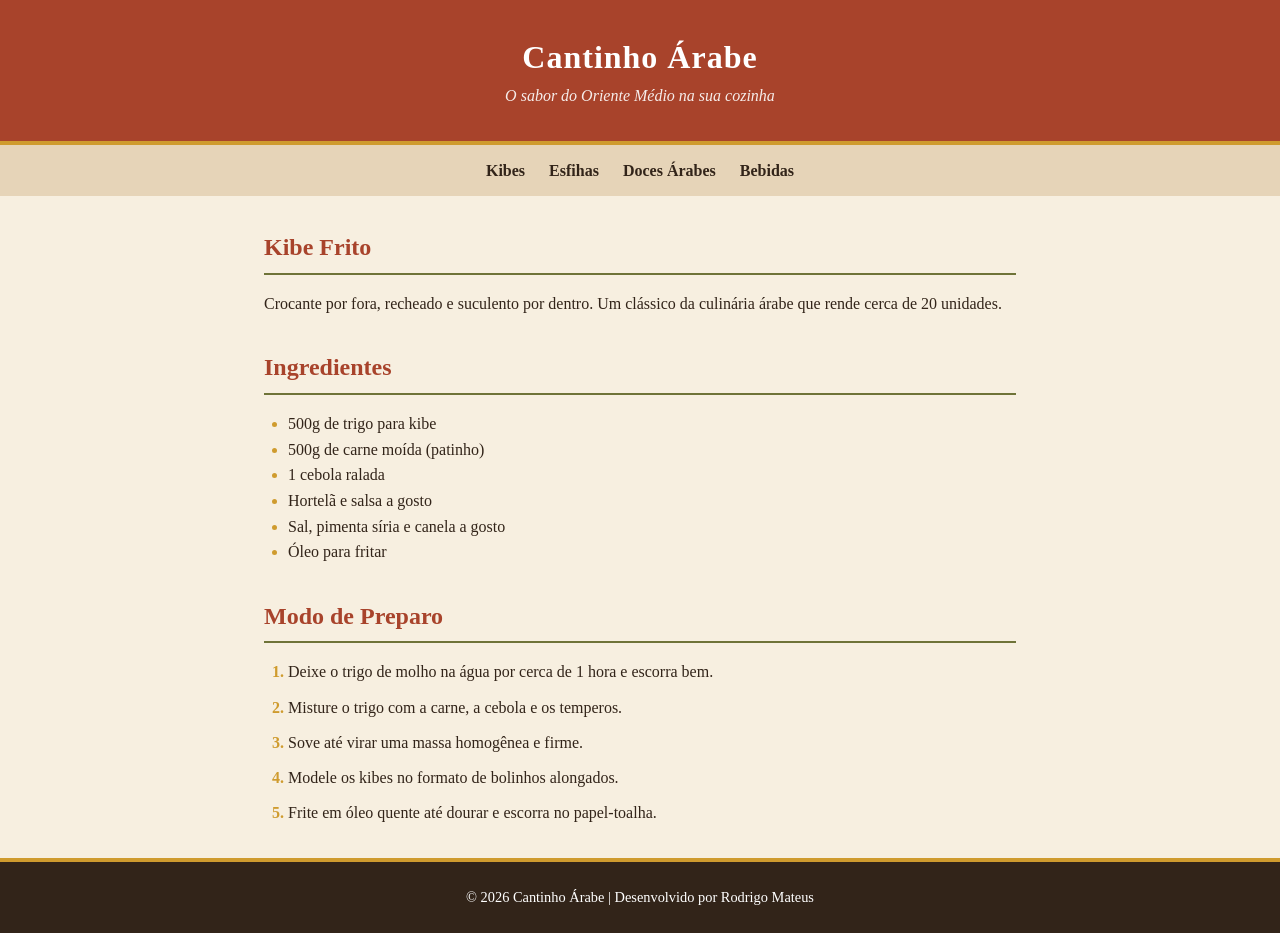
<file: frontend-1/pratica-1/index.html>
<!DOCTYPE html>
<html lang="pt-br">
<head>
    <meta charset="UTF-8">
    <meta http-equiv="X-UA-Compatible" content="IE=edge">
    <meta name="viewport" content="width=device-width, initial-scale=1.0">
    <link rel="stylesheet" href="style.css">
        <title>Cantinho Árabe - Receita de Kibe Frito</title>
<body>
 
      <!--Cabeçalho do site -->
    <header>
        <h1>Cantinho Árabe</h1>
        <p>O sabor do Oriente Médio na sua cozinha</p>
    </header>
 
    <!-- navegação por categorias da cozinha árabe. -->
    <nav>
        <ul>
            <li><a href="#">Kibes</a></li>
            <li><a href="#">Esfihas</a></li>
            <li><a href="#">Doces Árabes</a></li>
            <li><a href="#">Bebidas</a></li>
        </ul>
    </nav>
 
    <!-- o conteúdo principal e único da página. Lembrando que o professor disse em aula que só pode haver UM <main>. -->
    <main>
 
        <!-- a receita inteira, que faz sentido sozinha. -->
        <article>
 
            <section>
                <h2>Kibe Frito</h2>
                <p>
                    Crocante por fora, recheado e suculento por dentro. Um
                    clássico da culinária árabe que rende cerca de 20 unidades.
                </p>
            </section>
 
            <!-- a ordem dos ingredientes não importa. -->
            <section>
                <h2>Ingredientes</h2>
                <ul class="ingredientes">
                    <li>500g de trigo para kibe</li>
                    <li>500g de carne moída (patinho)</li>
                    <li>1 cebola ralada</li>
                    <li>Hortelã e salsa a gosto</li>
                    <li>Sal, pimenta síria e canela a gosto</li>
                    <li>Óleo para fritar</li>
                </ul>
            </section>
 
            <!-- a ordem dos passos. -->
            <section>
                <h2>Modo de Preparo</h2>
                <ol class="preparo">
                    <li>Deixe o trigo de molho na água por cerca de 1 hora e escorra bem.</li>
                    <li>Misture o trigo com a carne, a cebola e os temperos.</li>
                    <li>Sove até virar uma massa homogênea e firme.</li>
                    <li>Modele os kibes no formato de bolinhos alongados.</li>
                    <li>Frite em óleo quente até dourar e escorra no papel-toalha.</li>
                </ol>
            </section>
 
        </article>
 
    </main>
 
    <!-- Rodapé com créditos, autoria e ano. -->
    <footer>
        <p>&copy; 2026 Cantinho Árabe | Desenvolvido por Rodrigo Mateus</p>
    </footer>
 
</body>
</html>
</file>
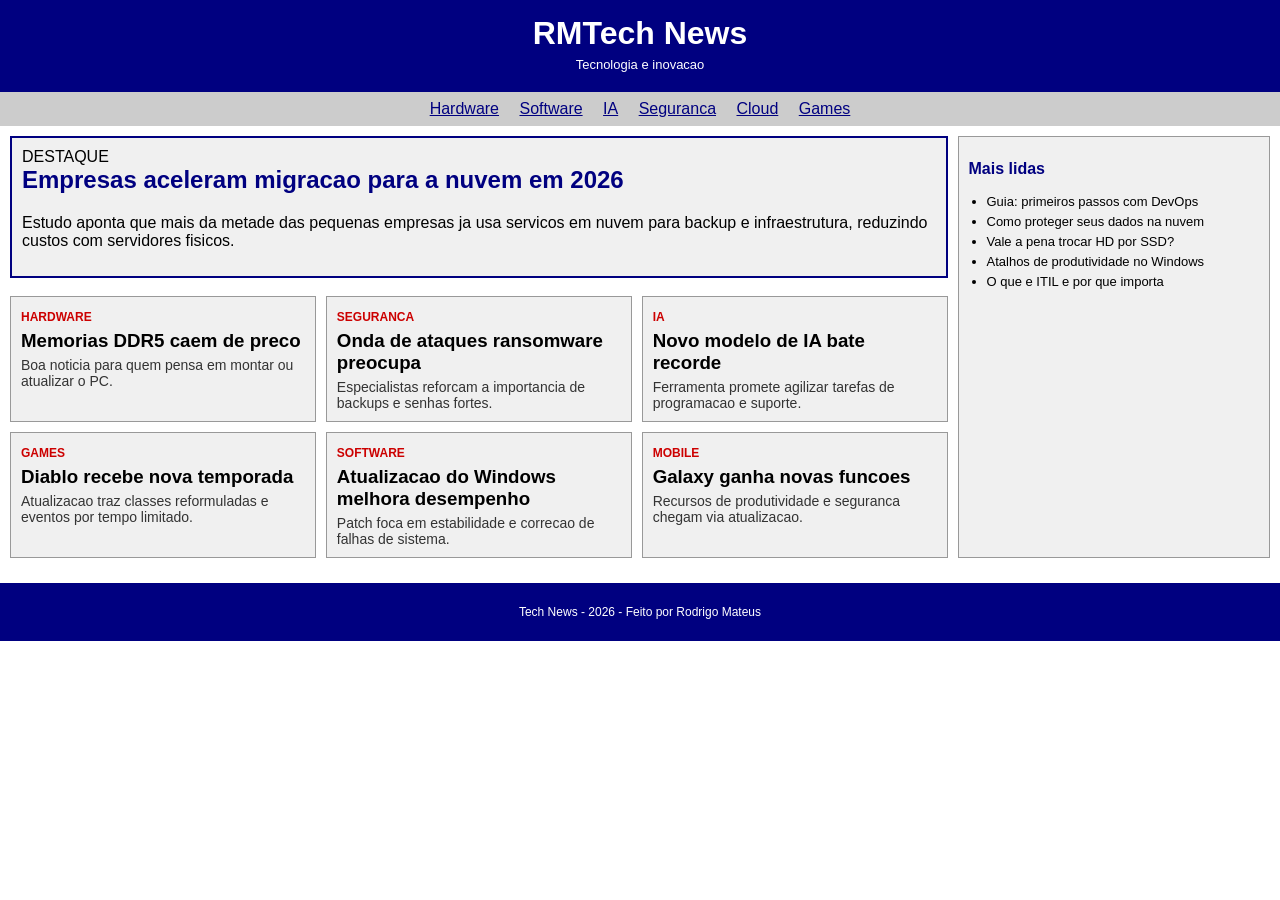
<file: frontend-1/pratica-2/index.html>
<!DOCTYPE html>
<html lang="pt-br">
<head>
    <meta charset="UTF-8">
    <meta http-equiv="X-UA-Compatible" content="IE=edge">
    <meta name="viewport" content="width=device-width, initial-scale=1.0">
    <link rel="stylesheet" href="style.css">
        <title>Portal Tech News </title>
<body>
 
 
<body>
 
    <div id="topo">
        <h1>RMTech News</h1>
        <p>Tecnologia e inovacao</p>
    </div>
 
    <div id="menu">
        <a href="#">Hardware</a>
        <a href="#">Software</a>
        <a href="#">IA</a>
        <a href="#">Seguranca</a>
        <a href="#">Cloud</a>
        <a href="#">Games</a>
    </div>
 
    <div class="conteudo">
 
        <main>
 
            <div class="destaque">
                <span class="cat">DESTAQUE</span>
                <h2>Empresas aceleram migracao para a nuvem em 2026</h2>
                <p>Estudo aponta que mais da metade das pequenas empresas ja usa
                   servicos em nuvem para backup e infraestrutura, reduzindo custos
                   com servidores fisicos.</p>
            </div>
 
            <br>
 
            <div class="noticias">
                <div class="caixa">
                    <span class="cat">HARDWARE</span>
                    <h3>Memorias DDR5 caem de preco</h3>
                    <p>Boa noticia para quem pensa em montar ou atualizar o PC.</p>
                </div>
                <div class="caixa">
                    <span class="cat">SEGURANCA</span>
                    <h3>Onda de ataques ransomware preocupa</h3>
                    <p>Especialistas reforcam a importancia de backups e senhas fortes.</p>
                </div>
                <div class="caixa">
                    <span class="cat">IA</span>
                    <h3>Novo modelo de IA bate recorde</h3>
                    <p>Ferramenta promete agilizar tarefas de programacao e suporte.</p>
                </div>
                <div class="caixa">
                    <span class="cat">GAMES</span>
                    <h3>Diablo recebe nova temporada</h3>
                    <p>Atualizacao traz classes reformuladas e eventos por tempo limitado.</p>
                </div>
                <div class="caixa">
                    <span class="cat">SOFTWARE</span>
                    <h3>Atualizacao do Windows melhora desempenho</h3>
                    <p>Patch foca em estabilidade e correcao de falhas de sistema.</p>
                </div>
                <div class="caixa">
                    <span class="cat">MOBILE</span>
                    <h3>Galaxy ganha novas funcoes</h3>
                    <p>Recursos de produtividade e seguranca chegam via atualizacao.</p>
                </div>
            </div>
 
        </main>
 
        <div class="lateral">
            <h2>Mais lidas</h2>
            <ul>
                <li>Guia: primeiros passos com DevOps</li>
                <li>Como proteger seus dados na nuvem</li>
                <li>Vale a pena trocar HD por SSD?</li>
                <li>Atalhos de produtividade no Windows</li>
                <li>O que e ITIL e por que importa</li>
            </ul>
        </div>
 
    </div>
 
    <div id="rodape">
        <p>Tech News - 2026 - Feito por Rodrigo Mateus</p>
    </div>
 
</body>
</html>
</file>
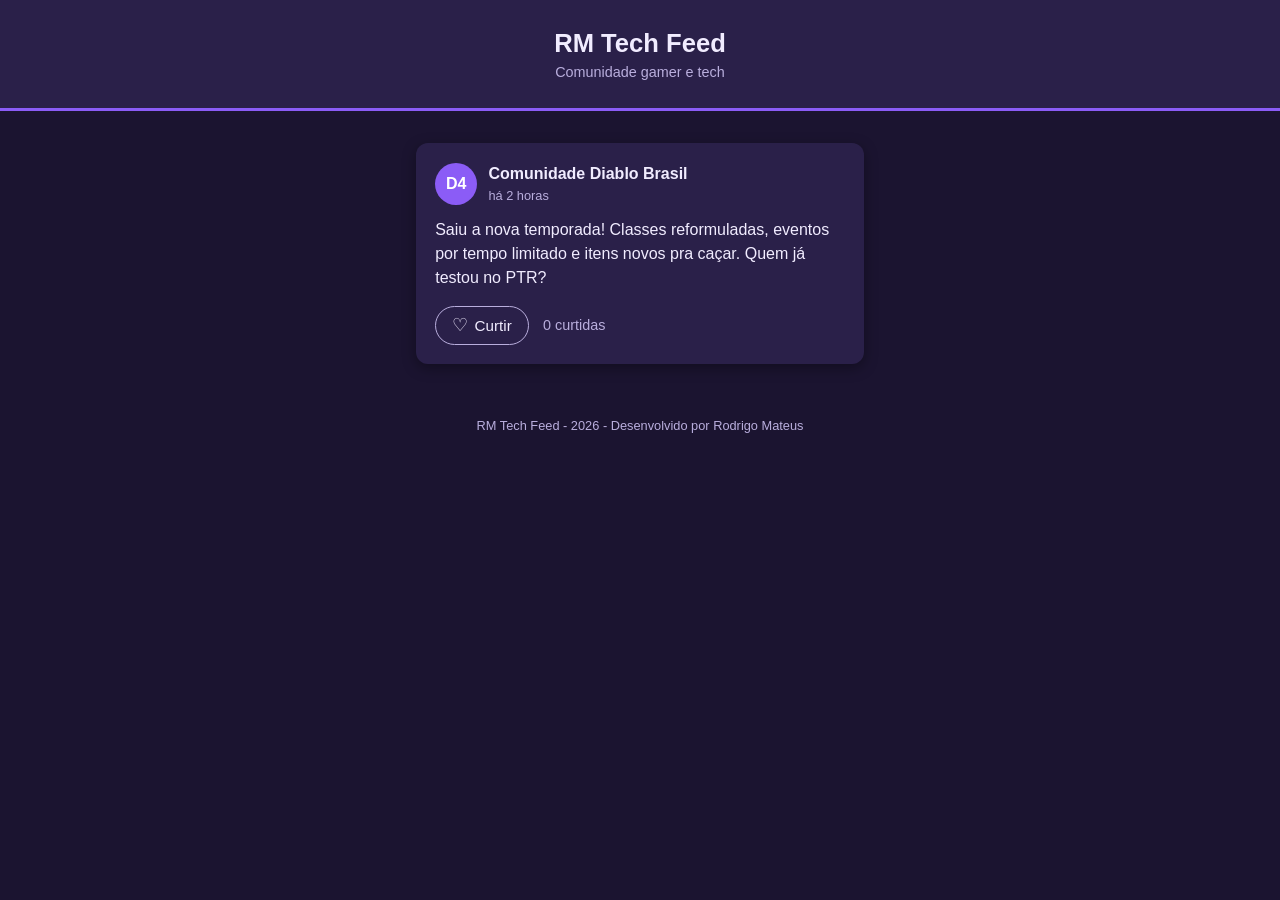
<file: frontend-1/pratica-3/index.html>
<!DOCTYPE html>
<html lang="pt-br">
<head>
    <meta charset="UTF-8">
    <meta http-equiv="X-UA-Compatible" content="IE=edge">
    <meta name="viewport" content="width=device-width, initial-scale=1.0">
    <link rel="stylesheet" href="style.css">
    <title>RM Tech Feed - Curtidas</title>
</head>
<body>

    <header>
        <h1>RM Tech Feed</h1>
        <p>Comunidade gamer e tech</p>
    </header>

    <main>

        <!-- Card de post, como um feed de rede social -->
        <article class="post">

            <div class="post-cabecalho">
                <div class="avatar">D4</div>
                <div>
                    <strong>Comunidade Diablo Brasil</strong>
                    <p class="post-data">há 2 horas</p>
                </div>
            </div>

            <p class="post-texto">
                Saiu a nova temporada! Classes reformuladas, eventos por tempo
                limitado e itens novos pra caçar. Quem já testou no PTR?
            </p>

            <div class="post-acoes">
                <!-- botão de curtir, sem recarregar a página -->
                <button id="btnCurtir" class="btn-curtir" type="button">
                    <span id="icone" class="icone">&#9825;</span>
                    <span id="textoBotao">Curtir</span>
                </button>
                <span id="contador" class="contador">0 curtidas</span>
            </div>

        </article>

    </main>

    <footer>
        <p>RM Tech Feed - 2026 - Desenvolvido por Rodrigo Mateus</p>
    </footer>

    <script src="script.js"></script>
</body>
</html>
</file>
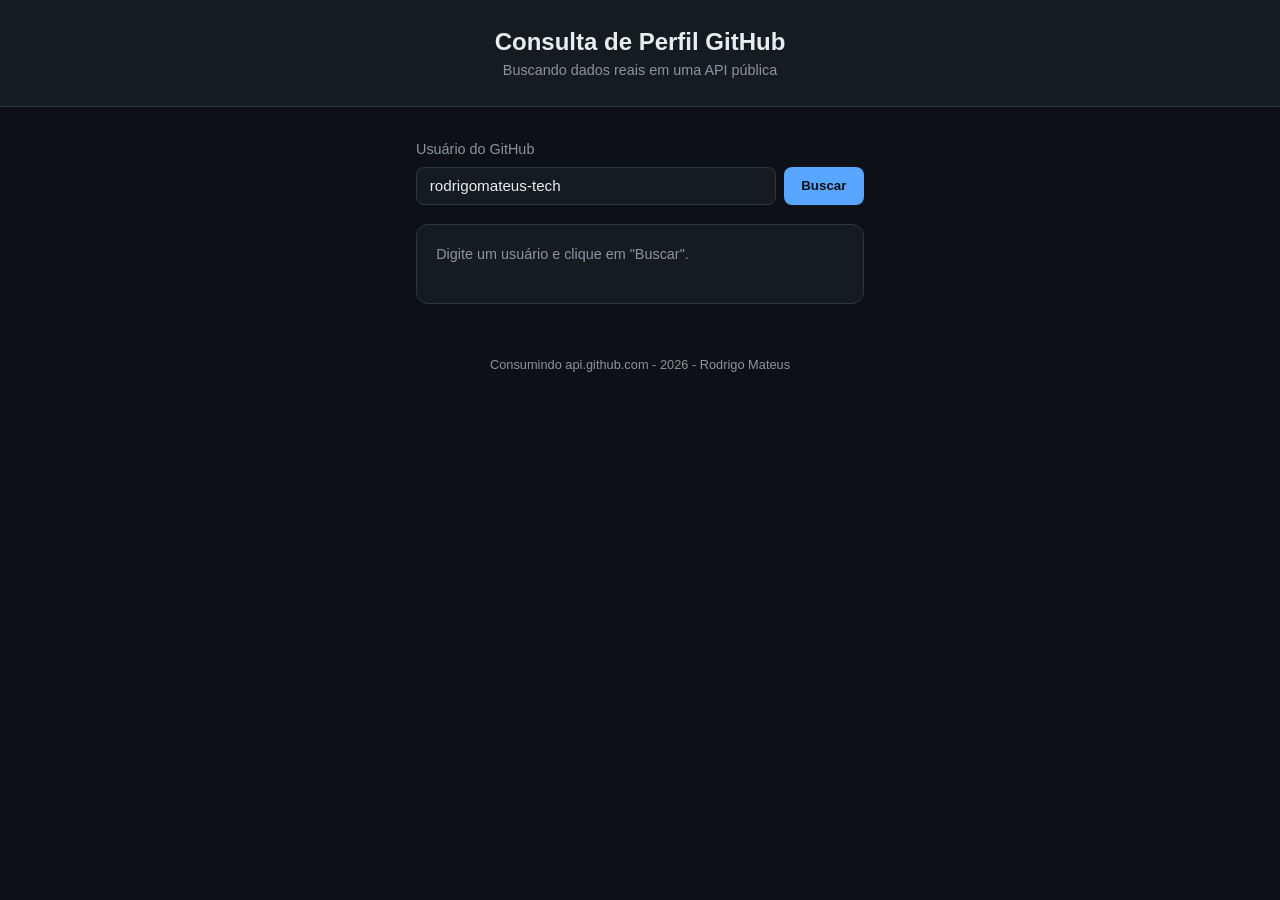
<file: frontend-1/pratica-4/index.html>
<!DOCTYPE html>
<html lang="pt-br">
<head>
    <meta charset="UTF-8">
    <meta http-equiv="X-UA-Compatible" content="IE=edge">
    <meta name="viewport" content="width=device-width, initial-scale=1.0">
    <link rel="stylesheet" href="style.css">
    <title>Consulta de Perfil GitHub</title>
</head>
<body>

    <header>
        <h1>Consulta de Perfil GitHub</h1>
        <p>Buscando dados reais em uma API pública</p>
    </header>

    <main>

        <section class="busca">
            <label for="usuario">Usuário do GitHub</label>
            <div class="campo-busca">
                <input type="text" id="usuario" value="rodrigomateus-tech" autocomplete="off">
                <button id="btnBuscar" type="button">Buscar</button>
            </div>
        </section>

        <section id="resultado" class="resultado">
            <p class="mensagem">Digite um usuário e clique em "Buscar".</p>
        </section>

    </main>

    <footer>
        <p>Consumindo api.github.com - 2026 - Rodrigo Mateus</p>
    </footer>

    <script src="script.js"></script>
</body>
</html>
</file>
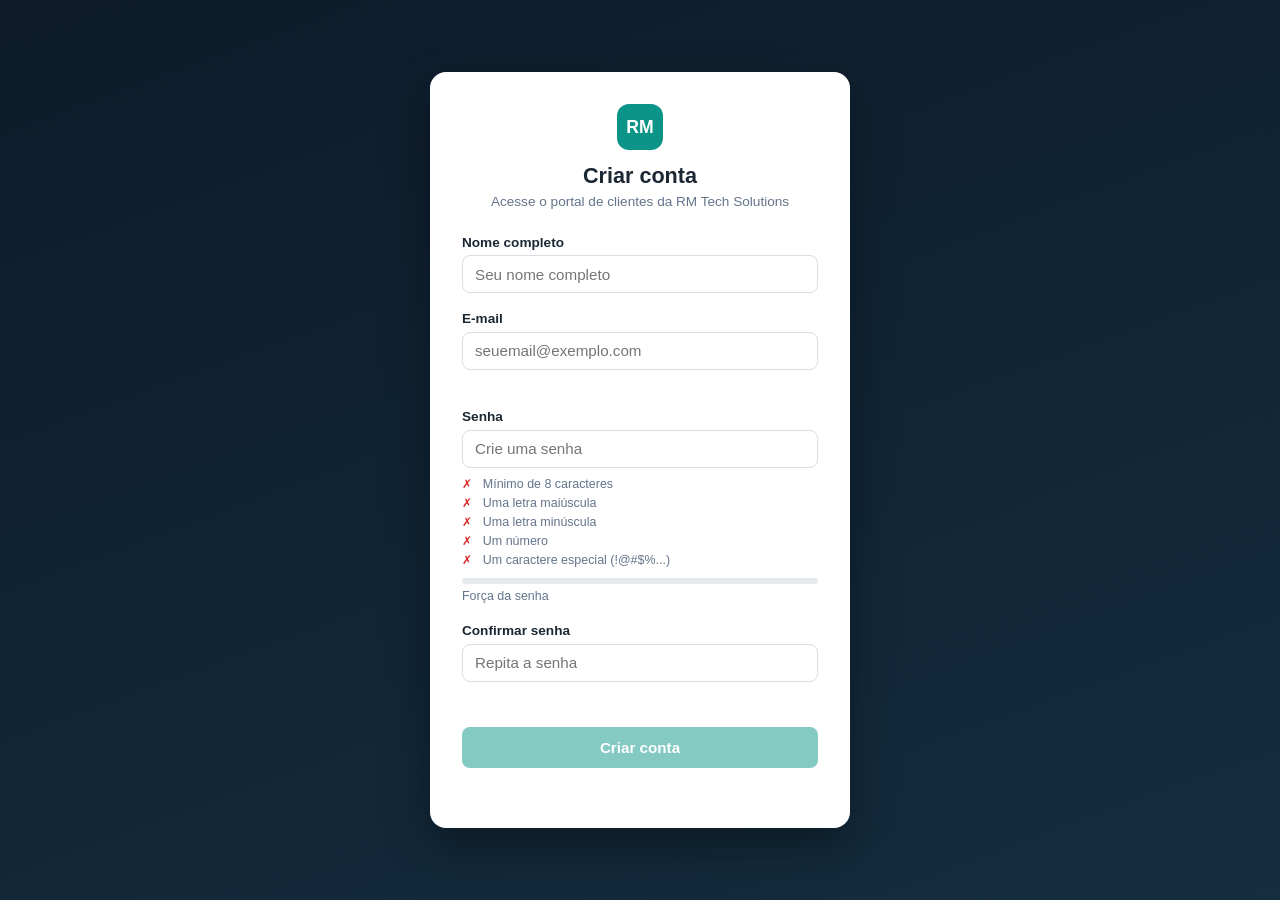
<file: frontend-1/pratica-5/index.html>
<!DOCTYPE html>
<html lang="pt-br">
<head>
    <meta charset="UTF-8">
    <meta http-equiv="X-UA-Compatible" content="IE=edge">
    <meta name="viewport" content="width=device-width, initial-scale=1.0">
    <link rel="stylesheet" href="style.css">
    <title>RM Tech Solutions - Criar Conta</title>
</head>
<body>

    <main class="pagina">
        <div class="cartao">

            <div class="cabecalho-cartao">
                <div class="logo">RM</div>
                <h1>Criar conta</h1>
                <p>Acesse o portal de clientes da RM Tech Solutions</p>
            </div>

            <form id="formCadastro" novalidate>

                <div class="campo">
                    <label for="nome">Nome completo</label>
                    <input type="text" id="nome" name="nome" placeholder="Seu nome completo" autocomplete="name">
                </div>

                <div class="campo">
                    <label for="email">E-mail</label>
                    <input type="text" id="email" name="email" placeholder="seuemail@exemplo.com" autocomplete="email">
                    <p class="mensagem" id="msgEmail"></p>
                </div>

                <div class="campo">
                    <label for="senha">Senha</label>
                    <input type="password" id="senha" name="senha" placeholder="Crie uma senha" autocomplete="new-password">

                    <ul class="checklist" id="checklistSenha">
                        <li id="reqTamanho">Mínimo de 8 caracteres</li>
                        <li id="reqMaiuscula">Uma letra maiúscula</li>
                        <li id="reqMinuscula">Uma letra minúscula</li>
                        <li id="reqNumero">Um número</li>
                        <li id="reqEspecial">Um caractere especial (!@#$%...)</li>
                    </ul>

                    <div class="forca-container">
                        <div class="forca-barra" id="forcaBarra"></div>
                    </div>
                    <p class="mensagem" id="msgForca">Força da senha</p>
                </div>

                <div class="campo">
                    <label for="confirmarSenha">Confirmar senha</label>
                    <input type="password" id="confirmarSenha" name="confirmarSenha" placeholder="Repita a senha" autocomplete="new-password">
                    <p class="mensagem" id="msgConfirmar"></p>
                </div>

                <button type="submit" id="btnCadastrar" disabled>Criar conta</button>

                <p class="sucesso" id="msgSucesso"></p>

            </form>

        </div>
    </main>

    <script src="script.js"></script>
</body>
</html>
</file>
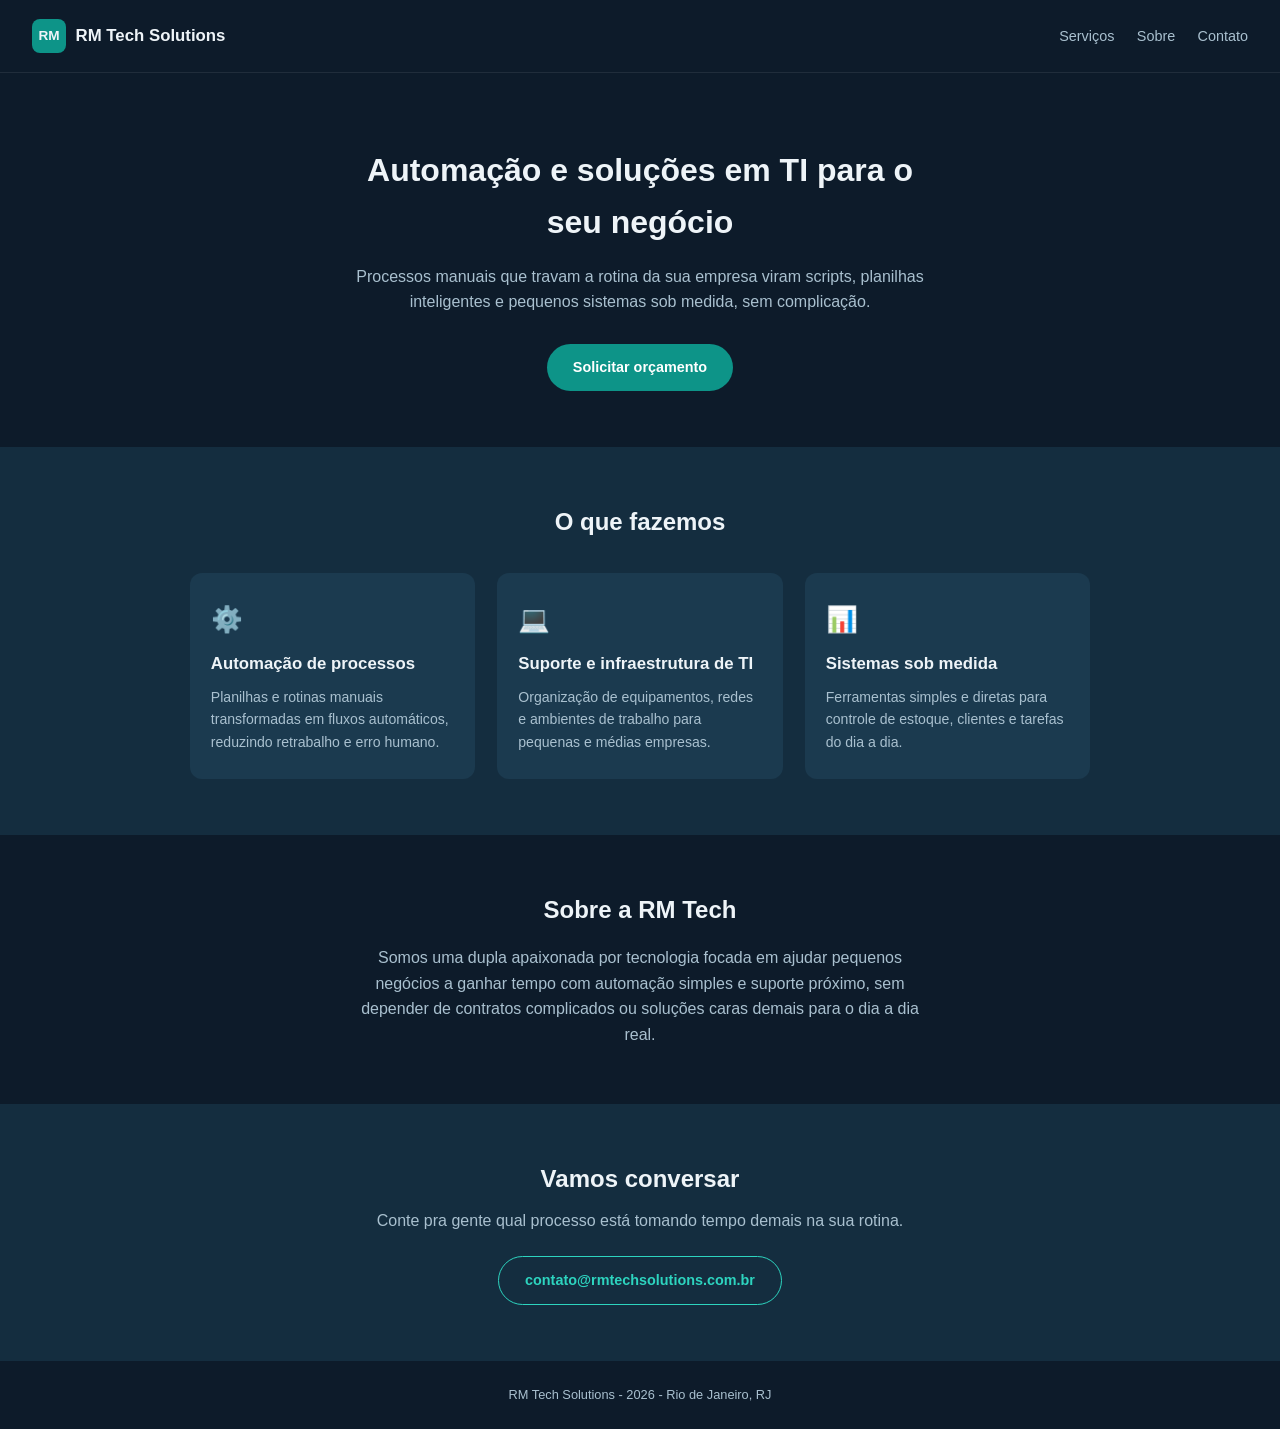
<file: frontend-1/pratica-6/index.html>
<!DOCTYPE html>
<html lang="pt-br">
<head>
    <meta charset="UTF-8">
    <meta http-equiv="X-UA-Compatible" content="IE=edge">
    <meta name="viewport" content="width=device-width, initial-scale=1.0">
    <link rel="stylesheet" href="style.css">
    <title>RM Tech Solutions - Automação e Soluções em TI</title>
</head>
<body>

    <header class="topo">
        <div class="marca">
            <span class="logo">RM</span>
            <span class="nome-marca">RM Tech Solutions</span>
        </div>
        <nav>
            <a href="#servicos">Serviços</a>
            <a href="#sobre">Sobre</a>
            <a href="#contato">Contato</a>
        </nav>
    </header>

    <section class="hero">
        <h1>Automação e soluções em TI para o seu negócio</h1>
        <p>Processos manuais que travam a rotina da sua empresa viram scripts, planilhas
           inteligentes e pequenos sistemas sob medida, sem complicação.</p>
        <a href="#contato" class="botao-cta">Solicitar orçamento</a>
    </section>

    <section id="servicos" class="servicos">
        <h2>O que fazemos</h2>
        <div class="grade-servicos">
            <div class="servico">
                <div class="icone">⚙️</div>
                <h3>Automação de processos</h3>
                <p>Planilhas e rotinas manuais transformadas em fluxos automáticos,
                   reduzindo retrabalho e erro humano.</p>
            </div>
            <div class="servico">
                <div class="icone">💻</div>
                <h3>Suporte e infraestrutura de TI</h3>
                <p>Organização de equipamentos, redes e ambientes de trabalho para
                   pequenas e médias empresas.</p>
            </div>
            <div class="servico">
                <div class="icone">📊</div>
                <h3>Sistemas sob medida</h3>
                <p>Ferramentas simples e diretas para controle de estoque, clientes
                   e tarefas do dia a dia.</p>
            </div>
        </div>
    </section>

    <section id="sobre" class="sobre">
        <h2>Sobre a RM Tech</h2>
        <p>Somos uma dupla apaixonada por tecnologia focada em ajudar pequenos negócios
           a ganhar tempo com automação simples e suporte próximo, sem depender de
           contratos complicados ou soluções caras demais para o dia a dia real.</p>
    </section>

    <section id="contato" class="contato">
        <h2>Vamos conversar</h2>
        <p>Conte pra gente qual processo está tomando tempo demais na sua rotina.</p>
        <a href="mailto:contato@rmtechsolutions.com.br" class="botao-cta secundario">
            contato@rmtechsolutions.com.br
        </a>
    </section>

    <footer class="rodape">
        <p>RM Tech Solutions - 2026 - Rio de Janeiro, RJ</p>
    </footer>

</body>
</html>
</file>
<file: frontend-1/pratica-1/style.css>
:root {
            --cor-principal: #a8432b;   
            --cor-destaque:  #cf9b2e;   
            --cor-oliva:     #6f7338;   
            --cor-fundo:     #f7efe0;   
            --cor-suave:     #e6d4b8;   
            --cor-texto:     #322419;   
        }
 
        * { margin: 0; padding: 0; box-sizing: border-box; }
 
        body {
            font-family: Georgia, "Times New Roman", serif;
            background-color: var(--cor-fundo);
            color: var(--cor-texto);
            line-height: 1.6;
        }
 
        /* topo da página */
        header {
            background-color: var(--cor-principal);
            color: #fff;
            text-align: center;
            padding: 2rem 1rem;
            border-bottom: 4px solid var(--cor-destaque);
        }
        header h1 { font-size: 2rem; letter-spacing: 1px; }
        header p { font-style: italic; opacity: 0.9; }
 
        /* menu de navegação */
        nav {
            background-color: var(--cor-suave);
            padding: 0.8rem;
        }
        nav ul {
            list-style: none;
            display: flex;
            justify-content: center;
            gap: 1.5rem;
            flex-wrap: wrap;
        }
        nav a {
            text-decoration: none;
            color: var(--cor-texto);
            font-weight: bold;
        }
        nav a:hover { color: var(--cor-principal); }
 
        /* conteúdo principal */
        main {
            max-width: 800px;
            margin: 2rem auto;
            padding: 0 1.5rem;
        }
 
        section { margin-bottom: 2rem; }
        section h2 {
            color: var(--cor-principal);
            border-bottom: 2px solid var(--cor-oliva);
            padding-bottom: 0.4rem;
            margin-bottom: 1rem;
        }
        ul.ingredientes { padding-left: 1.5rem; }
        ol.preparo { padding-left: 1.5rem; }
        ol.preparo li { margin-bottom: 0.6rem; }
 
        /* destaque dourado */
        ul.ingredientes li::marker { color: var(--cor-destaque); }
        ol.preparo li::marker { color: var(--cor-destaque); font-weight: bold; }
 
        /* rodapé */
        footer {
            background-color: var(--cor-texto);
            color: #fff;
            text-align: center;
            padding: 1.5rem;
            font-size: 0.9rem;
            margin-top: 2rem;
            border-top: 4px solid var(--cor-destaque);
        }
</file>
<file: frontend-1/pratica-2/style.css>
body {
            font-family: Arial, Helvetica, sans-serif;
            background-color: #ffffff;
            color: #000000;
            margin: 0;
            padding: 0;
        }
 
        /* cabecalho */
        #topo {
            background-color: #000080;
            color: white;
            text-align: center;
            padding: 15px;
        }
        #topo h1 { margin: 0; }
        #topo p { margin: 5px; font-size: 13px; }
 
        /* menu */
        #menu {
            background-color: #cccccc;
            padding: 8px;
            text-align: center;
        }
        #menu a {
            color: #000080;
            margin: 0 8px;
        }
 
        /* layout principal - no celular fica 1 coluna */
        .conteudo {
            display: grid;
            grid-template-columns: 1fr;
            gap: 10px;
            padding: 10px;
        }
 
        .noticias {
            display: grid;
            grid-template-columns: 1fr;
            gap: 10px;
        }
 
        .caixa {
            border: 1px solid #999999;
            background-color: #f0f0f0;
            padding: 10px;
        }
 
        .caixa .cat {
            color: #cc0000;
            font-size: 12px;
            font-weight: bold;
        }
        .caixa h3 { margin: 5px 0; }
        .caixa p { font-size: 14px; color: #333333; margin: 0; }
 
        .destaque {
            border: 2px solid #000080;
            background-color: #f0f0f0;
            padding: 10px;
        }
        .destaque h2 { color: #000080; margin-top: 0; }
 
        .lateral {
            border: 1px solid #999999;
            background-color: #f0f0f0;
            padding: 10px;
        }
        .lateral h2 { font-size: 16px; color: #000080; }
        .lateral ul { padding-left: 18px; }
        .lateral li { font-size: 13px; margin-bottom: 5px; }
 
        /* rodape */
        #rodape {
            background-color: #000080;
            color: white;
            text-align: center;
            padding: 10px;
            font-size: 12px;
            margin-top: 15px;
        }
 
        /* TABLET: a partir de 600px as noticias viram 2 colunas */
        @media (min-width: 600px) {
            .noticias {
                grid-template-columns: 1fr 1fr;
            }
        }
 
        /* DESKTOP: a partir de 992px o conteudo e a lateral ficam
           lado a lado e as noticias viram 3 colunas */
        @media (min-width: 992px) {
            .conteudo {
                grid-template-columns: 3fr 1fr;
            }
            .noticias {
                grid-template-columns: 1fr 1fr 1fr;
            }
        }
</file>
<file: frontend-1/pratica-3/style.css>
:root {
    --cor-fundo:     #1b1430;
    --cor-cartao:    #2a2049;
    --cor-texto:     #f1ecff;
    --cor-suave:     #b9aedd;
    --cor-destaque:  #8b5cf6;
    --cor-curtido:   #f43f5e;
}

* { margin: 0; padding: 0; box-sizing: border-box; }

body {
    font-family: "Segoe UI", Arial, sans-serif;
    background-color: var(--cor-fundo);
    color: var(--cor-texto);
    line-height: 1.5;
}

header {
    background-color: var(--cor-cartao);
    text-align: center;
    padding: 1.5rem 1rem;
    border-bottom: 3px solid var(--cor-destaque);
}
header h1 { font-size: 1.6rem; }
header p { color: var(--cor-suave); font-size: 0.9rem; }

main {
    max-width: 480px;
    margin: 2rem auto;
    padding: 0 1rem;
}

.post {
    background-color: var(--cor-cartao);
    border-radius: 12px;
    padding: 1.2rem;
    box-shadow: 0 4px 14px rgba(0, 0, 0, 0.35);
}

.post-cabecalho {
    display: flex;
    align-items: center;
    gap: 0.7rem;
    margin-bottom: 0.8rem;
}

.avatar {
    width: 42px;
    height: 42px;
    border-radius: 50%;
    background-color: var(--cor-destaque);
    color: #fff;
    display: flex;
    align-items: center;
    justify-content: center;
    font-weight: bold;
    flex-shrink: 0;
}

.post-data { color: var(--cor-suave); font-size: 0.8rem; }

.post-texto { margin-bottom: 1rem; }

.post-acoes {
    display: flex;
    align-items: center;
    gap: 0.9rem;
}

.btn-curtir {
    display: flex;
    align-items: center;
    gap: 0.4rem;
    background-color: transparent;
    border: 1px solid var(--cor-suave);
    color: var(--cor-texto);
    padding: 0.5rem 1rem;
    border-radius: 999px;
    cursor: pointer;
    font-size: 0.95rem;
    transition: border-color 0.2s ease, color 0.2s ease;
}
.btn-curtir:hover { border-color: var(--cor-destaque); }
.btn-curtir:disabled { opacity: 0.6; cursor: default; }

.btn-curtir.curtido {
    border-color: var(--cor-curtido);
    color: var(--cor-curtido);
}

.icone { font-size: 1.1rem; }

.contador { color: var(--cor-suave); font-size: 0.9rem; }

footer {
    text-align: center;
    padding: 1.2rem;
    color: var(--cor-suave);
    font-size: 0.8rem;
}
</file>
<file: frontend-1/pratica-4/style.css>
:root {
    --cor-fundo:     #0d1117;
    --cor-cartao:    #161b22;
    --cor-borda:     #30363d;
    --cor-texto:     #e6edf3;
    --cor-suave:     #8b949e;
    --cor-destaque:  #58a6ff;
}

* { margin: 0; padding: 0; box-sizing: border-box; }

body {
    font-family: "Segoe UI", Arial, sans-serif;
    background-color: var(--cor-fundo);
    color: var(--cor-texto);
    line-height: 1.5;
}

header {
    background-color: var(--cor-cartao);
    text-align: center;
    padding: 1.5rem 1rem;
    border-bottom: 1px solid var(--cor-borda);
}
header h1 { font-size: 1.5rem; }
header p { color: var(--cor-suave); font-size: 0.9rem; }

main {
    max-width: 480px;
    margin: 2rem auto;
    padding: 0 1rem;
}

.busca label {
    display: block;
    margin-bottom: 0.4rem;
    color: var(--cor-suave);
    font-size: 0.9rem;
}

.campo-busca {
    display: flex;
    gap: 0.5rem;
}

.campo-busca input {
    flex: 1;
    background-color: var(--cor-cartao);
    border: 1px solid var(--cor-borda);
    color: var(--cor-texto);
    padding: 0.6rem 0.8rem;
    border-radius: 8px;
    font-size: 0.95rem;
}

.campo-busca button {
    background-color: var(--cor-destaque);
    border: none;
    color: #0d1117;
    font-weight: bold;
    padding: 0.6rem 1.1rem;
    border-radius: 8px;
    cursor: pointer;
}
.campo-busca button:hover { opacity: 0.9; }
.campo-busca button:disabled { opacity: 0.6; cursor: default; }

.resultado {
    margin-top: 1.2rem;
    background-color: var(--cor-cartao);
    border: 1px solid var(--cor-borda);
    border-radius: 12px;
    padding: 1.2rem;
    min-height: 80px;
}

.mensagem { color: var(--cor-suave); font-size: 0.9rem; }

.perfil {
    display: flex;
    gap: 1rem;
    align-items: flex-start;
}

.perfil img {
    width: 64px;
    height: 64px;
    border-radius: 50%;
    border: 1px solid var(--cor-borda);
    background-color: var(--cor-borda);
}

.perfil h2 { font-size: 1.15rem; margin-bottom: 0.2rem; }
.perfil .login { color: var(--cor-suave); font-size: 0.85rem; margin-bottom: 0.5rem; }
.perfil .bio { font-size: 0.9rem; margin-bottom: 0.6rem; }

.stats {
    display: flex;
    gap: 1rem;
    font-size: 0.85rem;
    color: var(--cor-suave);
}
.stats strong { color: var(--cor-texto); }

.erro { color: #f85149; font-size: 0.9rem; }

footer {
    text-align: center;
    padding: 1.2rem;
    color: var(--cor-suave);
    font-size: 0.8rem;
}
</file>
<file: frontend-1/pratica-5/style.css>
:root {
    --cor-fundo-1:   #0d1b2a;
    --cor-fundo-2:   #142d3f;
    --cor-cartao:    #ffffff;
    --cor-texto:     #1b2733;
    --cor-suave:     #64748b;
    --cor-borda:     #d7dee6;
    --cor-marca:     #0d9488;
    --cor-marca-esc: #0f766e;
    --cor-erro:      #dc2626;
    --cor-sucesso:   #16a34a;
    --cor-alerta:    #d97706;
}

* { margin: 0; padding: 0; box-sizing: border-box; }

body {
    font-family: "Segoe UI", Arial, sans-serif;
    background: linear-gradient(160deg, var(--cor-fundo-1), var(--cor-fundo-2));
    color: var(--cor-texto);
    min-height: 100vh;
}

.pagina {
    min-height: 100vh;
    display: flex;
    align-items: center;
    justify-content: center;
    padding: 2.5rem 1rem;
}

.cartao {
    background-color: var(--cor-cartao);
    width: 100%;
    max-width: 420px;
    border-radius: 16px;
    padding: 2rem 2rem 1.8rem;
    box-shadow: 0 20px 45px rgba(0, 0, 0, 0.35);
}

.cabecalho-cartao {
    text-align: center;
    margin-bottom: 1.6rem;
}

.logo {
    width: 46px;
    height: 46px;
    margin: 0 auto 0.8rem;
    background-color: var(--cor-marca);
    color: #fff;
    border-radius: 12px;
    display: flex;
    align-items: center;
    justify-content: center;
    font-weight: bold;
    font-size: 1.1rem;
}

.cabecalho-cartao h1 { font-size: 1.35rem; margin-bottom: 0.3rem; }
.cabecalho-cartao p { color: var(--cor-suave); font-size: 0.85rem; }

.campo { margin-bottom: 1.1rem; }

.campo label {
    display: block;
    font-size: 0.85rem;
    font-weight: 600;
    margin-bottom: 0.35rem;
}

.campo input {
    width: 100%;
    border: 1.5px solid var(--cor-borda);
    border-radius: 8px;
    padding: 0.6rem 0.75rem;
    font-size: 0.95rem;
    color: var(--cor-texto);
    transition: border-color 0.2s ease;
}
.campo input:focus { outline: none; border-color: var(--cor-marca); }

.campo input.valido { border-color: var(--cor-sucesso); }
.campo input.invalido { border-color: var(--cor-erro); }

.mensagem {
    font-size: 0.78rem;
    margin-top: 0.35rem;
    min-height: 1rem;
}
.mensagem.erro { color: var(--cor-erro); }
.mensagem.ok { color: var(--cor-sucesso); }

.checklist {
    list-style: none;
    margin-top: 0.6rem;
    display: flex;
    flex-direction: column;
    gap: 0.3rem;
}

.checklist li {
    font-size: 0.78rem;
    color: var(--cor-suave);
    padding-left: 1.3rem;
    position: relative;
}

.checklist li::before {
    content: "\2717";
    position: absolute;
    left: 0;
    color: var(--cor-erro);
    font-size: 0.75rem;
}

.checklist li.atendido {
    color: var(--cor-sucesso);
}
.checklist li.atendido::before {
    content: "\2713";
    color: var(--cor-sucesso);
}

.forca-container {
    height: 6px;
    background-color: #e5e9ee;
    border-radius: 999px;
    margin-top: 0.7rem;
    overflow: hidden;
}

.forca-barra {
    height: 100%;
    width: 0%;
    background-color: var(--cor-erro);
    transition: width 0.25s ease, background-color 0.25s ease;
}

#msgForca { color: var(--cor-suave); }

button[type="submit"] {
    width: 100%;
    background-color: var(--cor-marca);
    color: #fff;
    border: none;
    padding: 0.75rem;
    border-radius: 8px;
    font-size: 0.95rem;
    font-weight: 600;
    cursor: pointer;
    margin-top: 0.4rem;
    transition: background-color 0.2s ease, opacity 0.2s ease;
}
button[type="submit"]:hover:not(:disabled) { background-color: var(--cor-marca-esc); }
button[type="submit"]:disabled {
    opacity: 0.5;
    cursor: not-allowed;
}

.sucesso {
    text-align: center;
    color: var(--cor-sucesso);
    font-size: 0.85rem;
    font-weight: 600;
    margin-top: 0.9rem;
    min-height: 1rem;
}
</file>
<file: frontend-1/pratica-6/style.css>
:root {
    --cor-fundo:     #0d1b2a;
    --cor-secao:     #142d3f;
    --cor-cartao:    #1b3a4f;
    --cor-texto:     #eef4f8;
    --cor-suave:     #a9c0cf;
    --cor-marca:     #0d9488;
    --cor-marca-cl:  #2dd4bf;
}

* { margin: 0; padding: 0; box-sizing: border-box; }

body {
    font-family: "Segoe UI", Arial, sans-serif;
    background-color: var(--cor-fundo);
    color: var(--cor-texto);
    line-height: 1.6;
}

.topo {
    display: flex;
    align-items: center;
    justify-content: space-between;
    padding: 1.2rem 2rem;
    background-color: var(--cor-fundo);
    border-bottom: 1px solid rgba(255, 255, 255, 0.08);
}

.marca {
    display: flex;
    align-items: center;
    gap: 0.6rem;
}

.logo {
    width: 34px;
    height: 34px;
    background-color: var(--cor-marca);
    border-radius: 8px;
    display: flex;
    align-items: center;
    justify-content: center;
    font-weight: bold;
    font-size: 0.85rem;
}

.nome-marca { font-weight: 600; font-size: 1.05rem; }

nav { display: flex; gap: 1.4rem; }
nav a {
    color: var(--cor-suave);
    text-decoration: none;
    font-size: 0.9rem;
}
nav a:hover { color: var(--cor-marca-cl); }

.hero {
    max-width: 640px;
    margin: 0 auto;
    text-align: center;
    padding: 4.5rem 1.5rem 3.5rem;
}
.hero h1 { font-size: 2rem; margin-bottom: 1rem; }
.hero p { color: var(--cor-suave); margin-bottom: 1.8rem; font-size: 1rem; }

.botao-cta {
    display: inline-block;
    background-color: var(--cor-marca);
    color: #fff;
    text-decoration: none;
    padding: 0.75rem 1.6rem;
    border-radius: 999px;
    font-weight: 600;
    font-size: 0.9rem;
    transition: background-color 0.2s ease;
}
.botao-cta:hover { background-color: var(--cor-marca-cl); }
.botao-cta.secundario {
    background-color: transparent;
    border: 1.5px solid var(--cor-marca-cl);
    color: var(--cor-marca-cl);
}

.servicos {
    background-color: var(--cor-secao);
    padding: 3.5rem 1.5rem;
    text-align: center;
}
.servicos h2 { margin-bottom: 2rem; font-size: 1.5rem; }

.grade-servicos {
    display: grid;
    grid-template-columns: repeat(auto-fit, minmax(220px, 1fr));
    gap: 1.4rem;
    max-width: 900px;
    margin: 0 auto;
}

.servico {
    background-color: var(--cor-cartao);
    border-radius: 12px;
    padding: 1.6rem 1.3rem;
    text-align: left;
}
.servico .icone { font-size: 1.6rem; margin-bottom: 0.7rem; }
.servico h3 { font-size: 1.05rem; margin-bottom: 0.5rem; }
.servico p { color: var(--cor-suave); font-size: 0.88rem; }

.sobre {
    max-width: 640px;
    margin: 0 auto;
    text-align: center;
    padding: 3.5rem 1.5rem;
}
.sobre h2 { margin-bottom: 1rem; font-size: 1.5rem; }
.sobre p { color: var(--cor-suave); }

.contato {
    background-color: var(--cor-secao);
    text-align: center;
    padding: 3.5rem 1.5rem;
}
.contato h2 { margin-bottom: 0.6rem; font-size: 1.5rem; }
.contato p { color: var(--cor-suave); margin-bottom: 1.4rem; }

.rodape {
    text-align: center;
    padding: 1.5rem;
    color: var(--cor-suave);
    font-size: 0.8rem;
}
</file>
